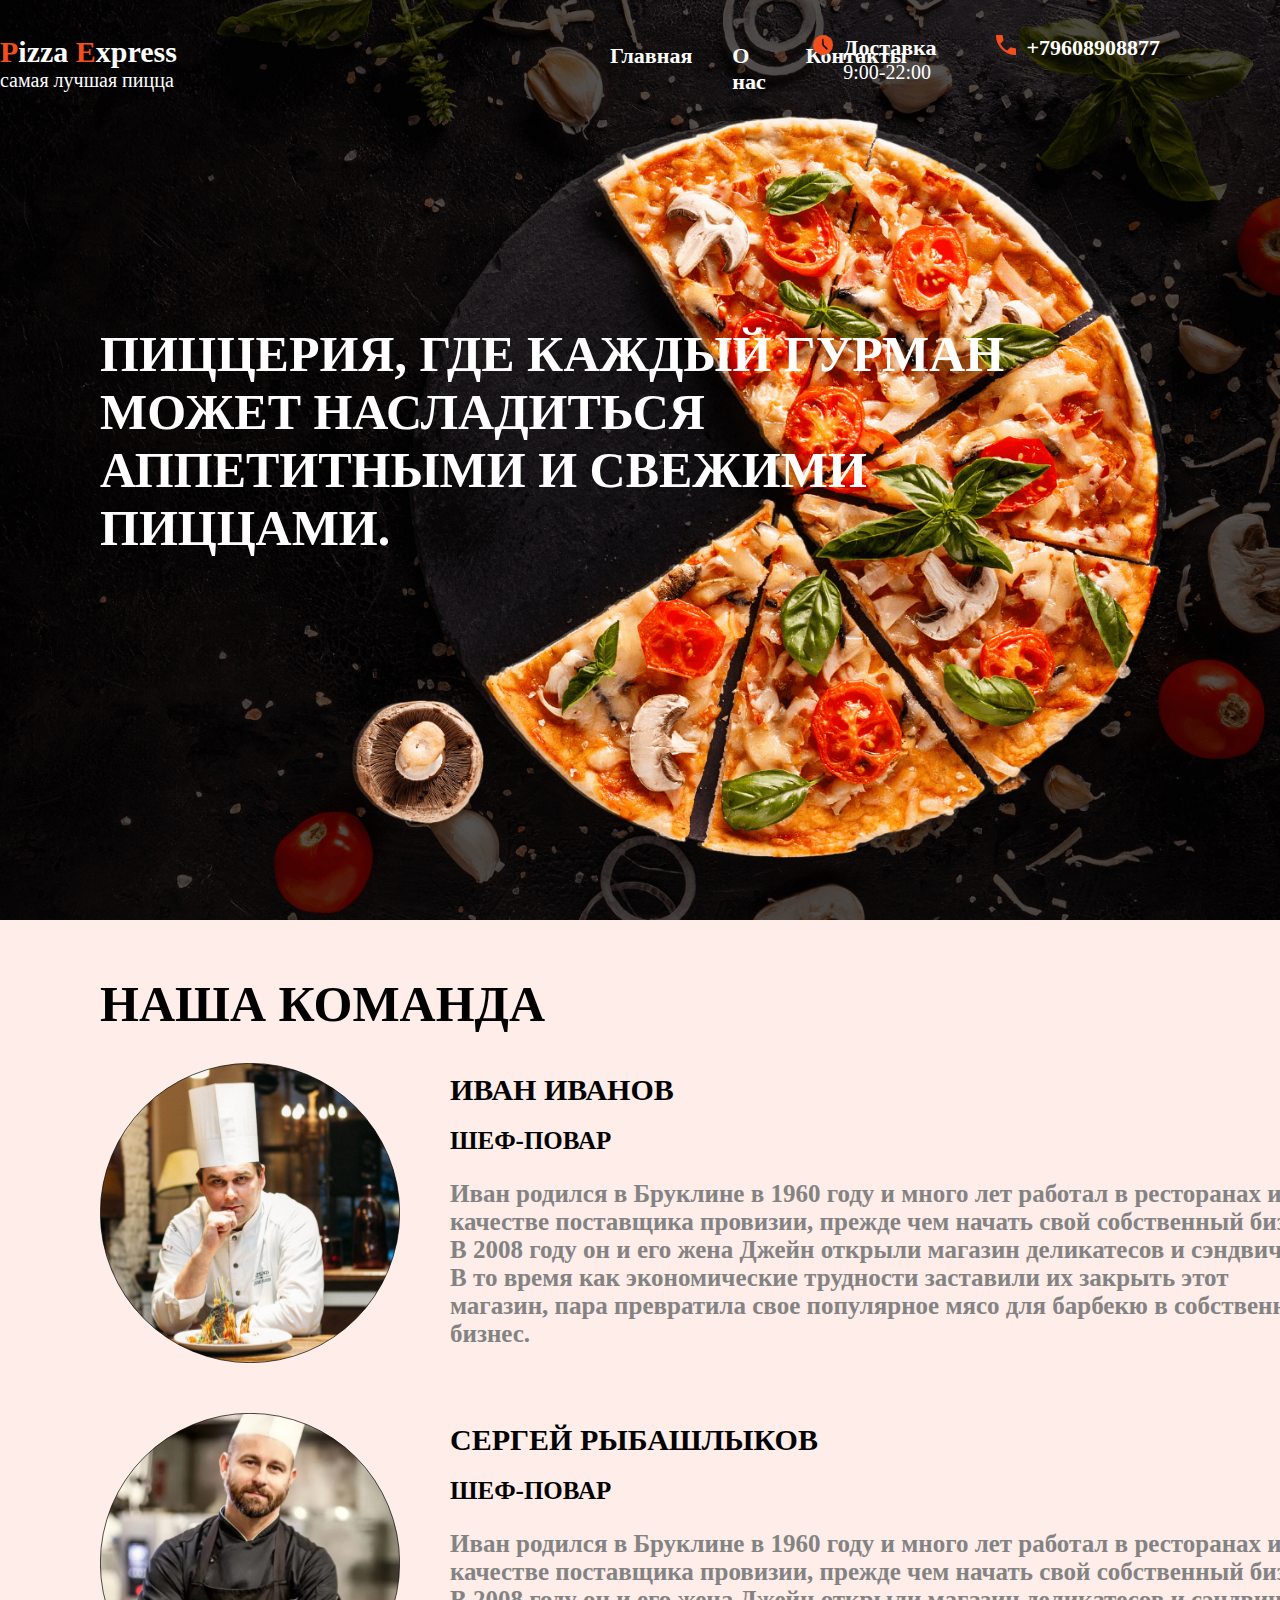
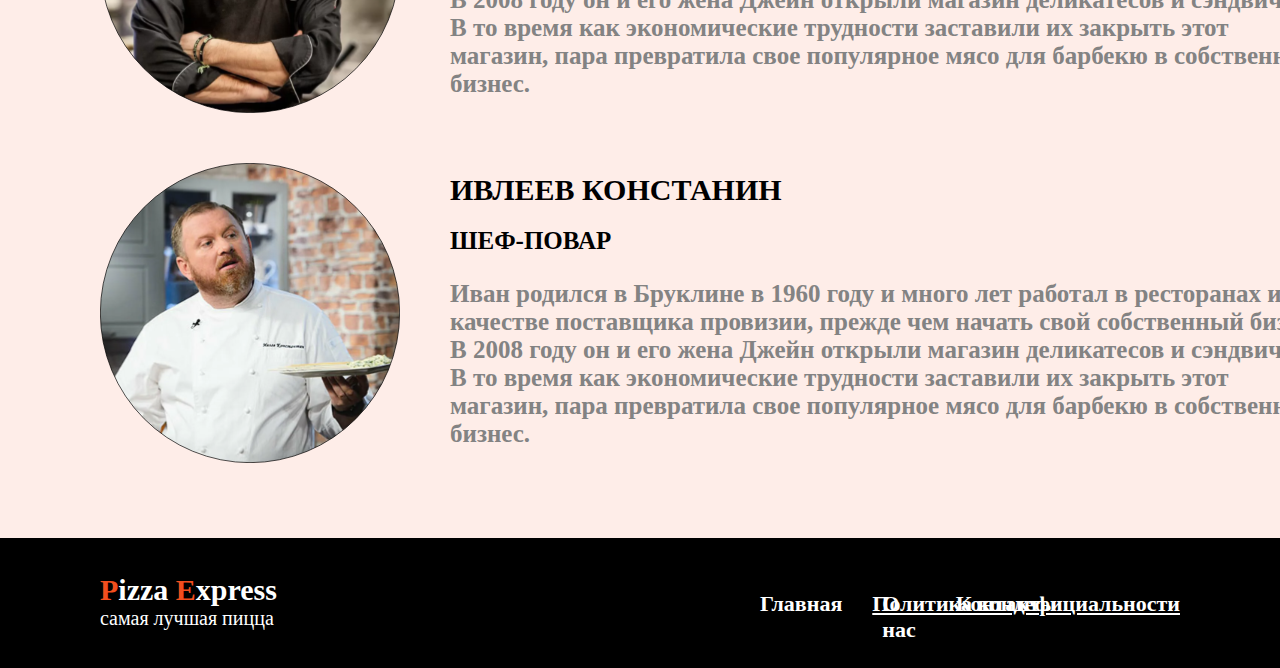
<file: about.html>
<!DOCTYPE html>
<html lang="en">
<head>
    <meta charset="UTF-8">
    <meta name="viewport" content="width=device-width, initial-scale=1.0">
    <link rel="stylesheet" href="./css/all.css">
    <link rel="stylesheet" href="./css/style3.css">
    <title>О нас</title>
</head>
<body>
    <!-- ______________________Голова______________________ -->
    <header>
        <div class="container   container___header">
            <a href="./index.html"><div class="logo">
                <span class="log">P</span>izza <span class="log">E</span>xpress
                <div class="podlogo">Самая лучшая пицца</div>
            </div>
        </a>
        <nav class="center">
            <ul>
                <li><a href="./index.html">Главная</a></li>
                <li><a href="./about.html">О нас</a></li>
                <li><a href="./kontaks.html">Контакты</a></li>
            </ul>
        </nav>
        <div class="pravo">
            <ul>
                <li><img src="./img/время.svg" alt="dostabka">Доставка
                <div class="pod">9:00-22:00</div>
                </li>
                <li><img src="./img/call.svg" alt="call">+79608908877</li>
            </ul>
        </div>
    </div>
    </header>
    <div class="full-screen">
        <div class="container">
        <h1 class="title-fon">
            пиццерия, где каждый гурман 
            <br> может насладиться 
            <br> аппетитными и свежими 
            <br> пиццами. 
        </h1>
    </div>
</div>
<!-- ______________________ABOUT________________________ -->
<div class="about">
    <div class="container">
        <h1 class="title">Наша команда</h1>
        <div class="team">
            <div class="team-chlen">
            <img src="./img/avatar.svg" alt="avatar">
            <div class="text">
                <h2 class="name">Иван Иванов</h2>
                <h3 class="prof">Шеф-повар</h3>
                <p>Иван родился в Бруклине в 1960 году и много лет работал в ресторанах и в качестве поставщика провизии, 
                    прежде чем начать свой собственный бизнес. 
                    В 2008 году он и его жена Джейн открыли магазин деликатесов и сэндвичей. 
                    В то время как экономические трудности заставили их закрыть этот магазин, 
                    пара превратила свое популярное мясо для барбекю в собственный бизнес.</p>
            </div>
        </div>
        <div class="team-chlen">
            <img src="./img/avatar2.svg" alt="avatar">
            <div class="text">
                <h2 class="name">Сергей рыбашлыков</h2>
                <h3 class="prof">Шеф-повар</h3>
                <p>Иван родился в Бруклине в 1960 году и много лет работал в ресторанах и в качестве поставщика провизии, 
                    прежде чем начать свой собственный бизнес. 
                    В 2008 году он и его жена Джейн открыли магазин деликатесов и сэндвичей. 
                    В то время как экономические трудности заставили их закрыть этот магазин, 
                    пара превратила свое популярное мясо для барбекю в собственный бизнес.</p>
            </div>
        </div>
        <div class="team-chlen">
            <img src="./img/avatar3.svg" alt="avatar">
            <div class="text">
                <h2 class="name">Ивлеев  констанин</h2>
                <h3 class="prof">Шеф-повар</h3>
                <p>Иван родился в Бруклине в 1960 году и много лет работал в ресторанах и в качестве поставщика провизии, 
                    прежде чем начать свой собственный бизнес. 
                    В 2008 году он и его жена Джейн открыли магазин деликатесов и сэндвичей. 
                    В то время как экономические трудности заставили их закрыть этот магазин, 
                    пара превратила свое популярное мясо для барбекю в собственный бизнес.</p>
            </div>
        </div>
        
    </div>
    </div>
</div>
<!-- ______________________ПОДВАЛ_______________________ -->
<footer>
    <div class="container container-footer">
    <a href="./index.html"><div class="logo">
        <span class="log">P</span>izza <span class="log">E</span>xpress
        <div class="podlogo">Самая лучшая пицца</div>
    </div>
</a>
    <nav class="center">
        <ul>
            <li><a href="./index.html">Главная</a></li>
            <li><a href="./about.html">О нас</a></li>
            <li><a href="./kontaks.html">Контакты</a></li>
        </ul>
    </nav>
    <nav class="pravo">
        <a href="/">Политика кондефициальности</a>
    </nav>
</div>
</footer>
</body>
</html>
</file>
<file: css/all.css>
/* сброс стилей */
* {
	padding: 0px;
	margin: 0px;
	border: none;
    text-decoration: none;
    list-style-type: none;
}
a, a:link, a:visited  {
    text-decoration: none;
}

a:hover  {
    text-decoration: none;
}

ul, ul li {
	list-style: none;
}
/* Reset and base styles */
*, *::before, *::after {
    padding: 0;
    margin: 0;
}

ul {
    list-style: none;
}




/* общие стили */
body{
    background-image: url(../img/fon.png);
    font-family:"Inter";
    font-weight: 400;
    font-style: normal;
}

.container{
    width: 100%;
    padding: 25px 100px;
}

.title{
    margin: 30px 0;
    color: #000000;
    font-family: "Inter";
    font-size: 50px;
    font-style: normal;
    font-weight: 600;
    line-height: normal;
    text-transform: uppercase;
}

/* header */

.container___header{
    display: inline-flex;
}
header{
    box-sizing: border-box;
    padding-top: 10px;
    width: 100%;
    z-index: 1000;
    position: absolute;
    display: flex;
    justify-content: center;
}

.logo{
    width: 210px;
    font-size: 30px;
    font-weight: 600;
    line-height: normal;
    color: #FFF;
}
span {
    color: #F24E1E;
}
.podlogo{
    color: #FFF;
    font-size: 20px;
    font-weight: 400;
    text-transform: lowercase;
}

nav{
    float: left;
    padding-top: 8px;
    justify-content: space-between;
    align-items: center;
}

.center ul{
    display: flex;
    gap: 20px;
    padding: 0 400px;
}

.center li{
    width: auto;
}

.center li+li{
    padding-left: 20px;
}

.center a{
    color: #FFF;
    font-size: 22px;
    font-weight: 600;
}

.pravo{
    color: #FFF;
    font-size: 22px;
    font-weight: 600;
    position: absolute;
    right: 100px;
}

.pravo ul{
    display: flex;
    gap: 20px;
    float: right;
}

.pravo li{
    padding: 0 20px;
}

.pravo img{
    padding-right: 10px;
}
.pod{
    padding-left: 30px;
    font-size: 20px;
    font-weight: 400;
    text-transform: lowercase;
}

/* Подвал */
footer{
    width: 100%;
    height: 130px;
    background-color: #000;
}

.container-footer{
    display: flex;
}

footer div{
    padding-bottom: 0;
    margin-bottom: 0;
}

footer .logo{
    margin-top: 10px;
}

footer .center{
    margin-left: 50px;
    margin-top: 28px;
    padding-top: 0;
}

footer .pravo{
    margin-top: 20px;
    float: right;
}

footer .pravo a{
    color: #FFF;
    text-decoration: underline;
}
</file>
<file: css/style3.css>
/* FULLSCREEN */
.full-screen{
    width: 100%;
    height: 920px;
    background: url(../img/fon.jpg) no-repeat center center ;
    -webkit-background-size: cover;
    -moz-background-size: cover;
    -o-background-size: cover;
    background-size: cover; 
}

.title-fon{
    color: #FFF;
    font-family: "Montserrat Alternates";
    font-size: 50px;
    font-weight: 600;
    text-transform: uppercase;
    padding-top: 300px;
}

/* ABOUT */

.team-chlen{
    display: flex;
    margin-bottom: 50px;
}

img{
    max-width: 300px;
}

.text{
    margin: 10px 50px;
    width: 1000px;
}

.name{
    padding-bottom: 20px;
    color: #000;
    font-size: 30px;
    font-weight: 600;
    text-transform: uppercase;
}

.prof{
    padding-bottom: 25px;
    color: #000;
    font-family: Inter;
    font-size: 25px;
    font-weight: 600;
    text-transform: uppercase;
}

p{
    color: #838383;
    font-size: 25px;
    font-weight: 600;
}
</file>
